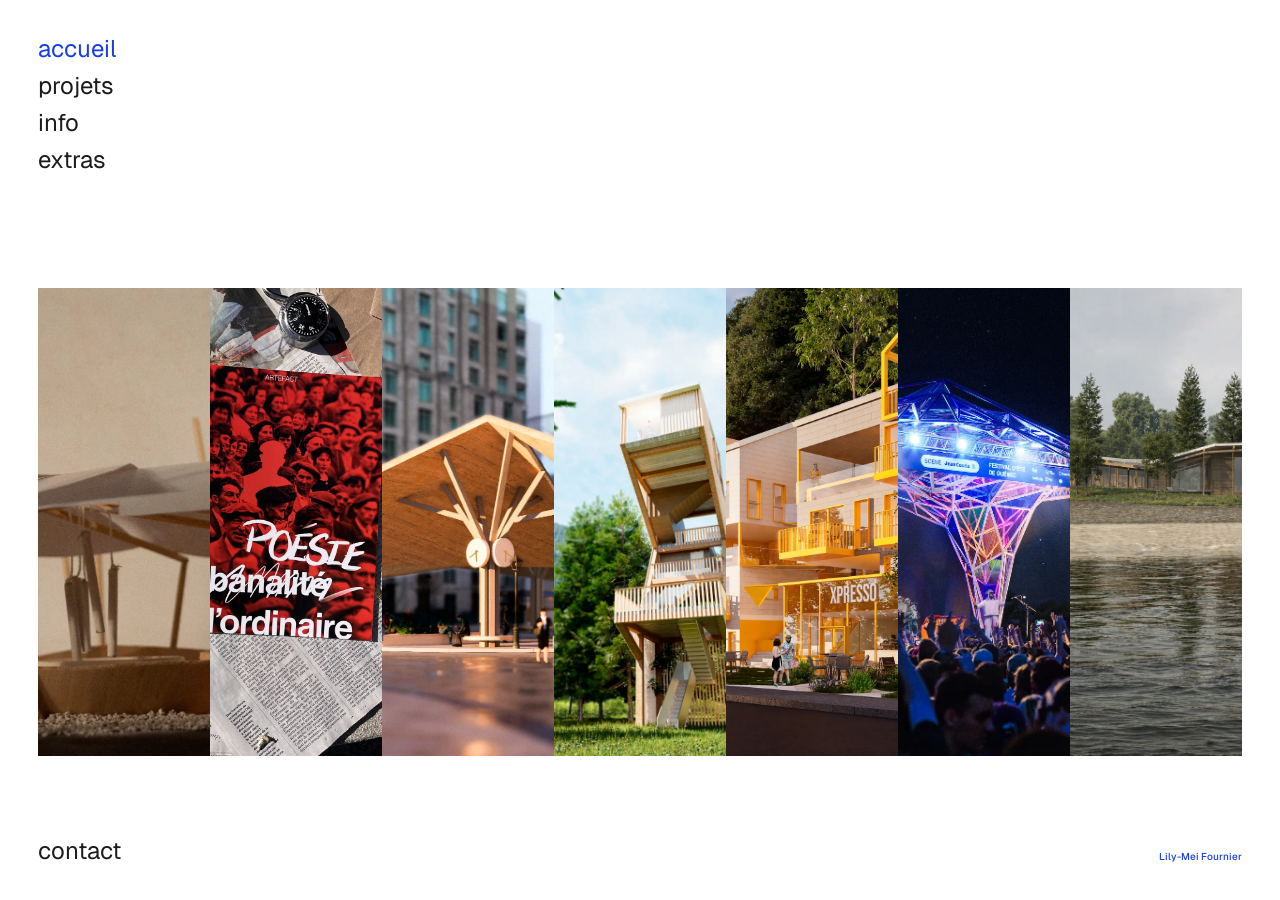
<file: index.html>
<!DOCTYPE html>
<html lang="fr">
<head>
<meta charset="utf-8">
<meta name="viewport" content="width=device-width, initial-scale=1">
<title>Lily-Mei Fournier — architecture</title>
<meta name="description" content="Portfolio d’architecture de Lily-Mei Fournier, étudiante à l’Université Laval.">
<meta property="og:type" content="website">
<meta property="og:title" content="Lily-Mei Fournier — architecture">
<meta property="og:description" content="Portfolio d’architecture de Lily-Mei Fournier, étudiante à l’Université Laval.">
<link rel="icon" href="data:image/svg+xml,%3Csvg xmlns='http://www.w3.org/2000/svg' viewBox='0 0 32 32'%3E%3Crect width='32' height='32' fill='%23f7f7f7'/%3E%3Ccircle cx='16' cy='16' r='5' fill='%23173eeb'/%3E%3C/svg%3E">
<link rel="preconnect" href="https://fonts.googleapis.com">
<link rel="preconnect" href="https://fonts.gstatic.com" crossorigin>
<link rel="stylesheet" href="https://fonts.googleapis.com/css2?family=Geist:ital,wght@0,300..600;1,300..600&display=swap">
<link rel="stylesheet" href="assets/css/style.css">
</head>
<body>

<div class="enveloppe">

  <nav class="chrome__nav" aria-label="Navigation principale"></nav>

  <main class="page">
    <h1 class="sr-only">Lily-Mei Fournier — portfolio d’architecture</h1>
    <div class="galerie" id="js-galerie"></div>
  </main>

  <footer class="chrome__pied">
    <div class="chrome__bas"></div>
    <div class="chrome__signature"></div>
  </footer>

</div>

<script src="data/site.js"></script>
<script src="data/projects.js"></script>
<script src="assets/js/app.js"></script>
</body>
</html>
</file>
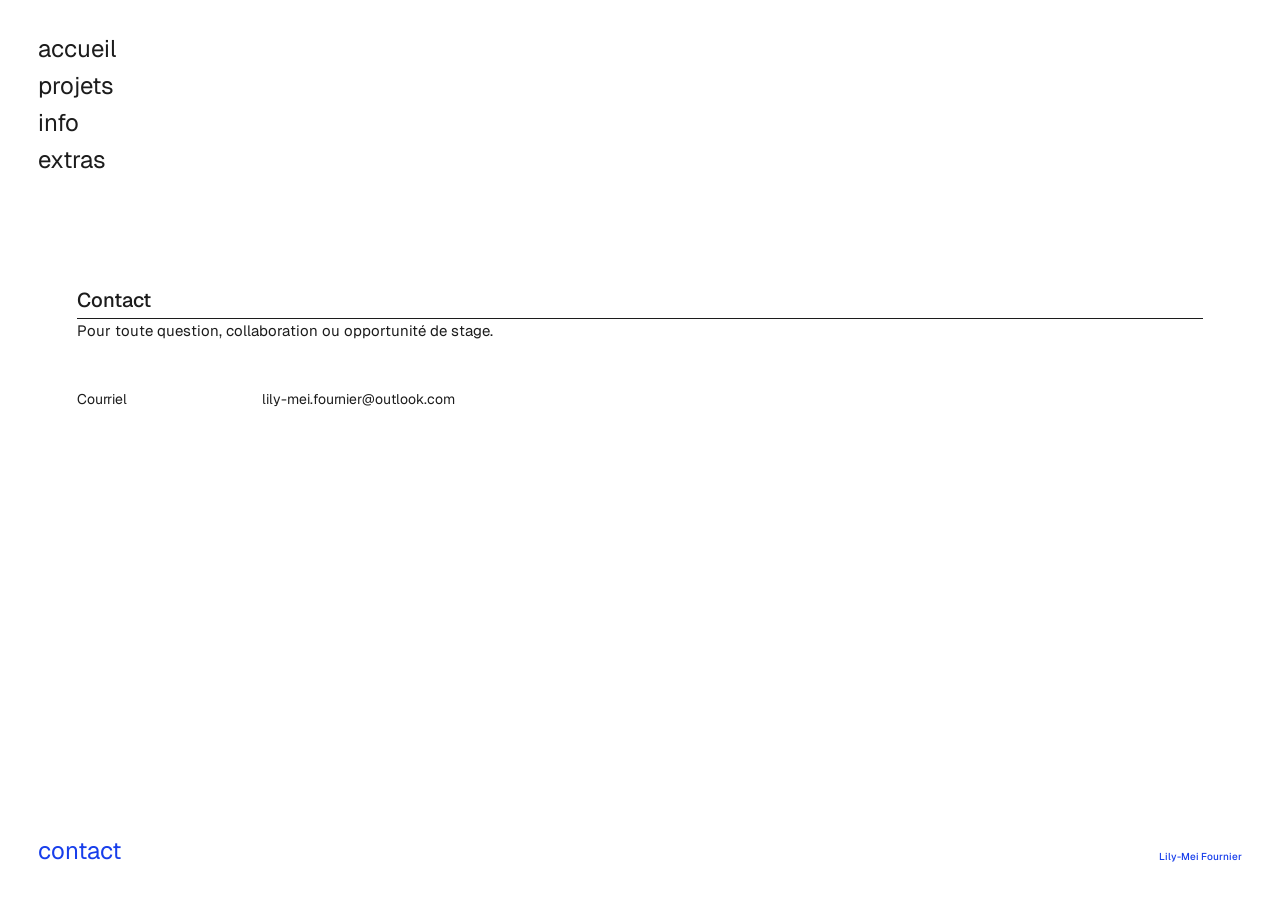
<file: contact.html>
<!DOCTYPE html>
<html lang="fr">
<head>
<meta charset="utf-8">
<meta name="viewport" content="width=device-width, initial-scale=1">
<title>Contact — Lily-Mei Fournier</title>
<meta name="description" content="Coordonnées de Lily-Mei Fournier.">
<meta property="og:type" content="website">
<meta property="og:title" content="Contact — Lily-Mei Fournier">
<meta property="og:description" content="Coordonnées de Lily-Mei Fournier.">
<link rel="icon" href="data:image/svg+xml,%3Csvg xmlns='http://www.w3.org/2000/svg' viewBox='0 0 32 32'%3E%3Crect width='32' height='32' fill='%23f7f7f7'/%3E%3Ccircle cx='16' cy='16' r='5' fill='%23173eeb'/%3E%3C/svg%3E">
<link rel="preconnect" href="https://fonts.googleapis.com">
<link rel="preconnect" href="https://fonts.gstatic.com" crossorigin>
<link rel="stylesheet" href="https://fonts.googleapis.com/css2?family=Geist:ital,wght@0,300..600;1,300..600&display=swap">
<link rel="stylesheet" href="assets/css/style.css">
</head>
<body>

<div class="enveloppe">

  <nav class="chrome__nav" aria-label="Navigation principale"></nav>

  <main class="page page--inset">
    <div id="js-contact"></div>
  </main>

  <footer class="chrome__pied">
    <div class="chrome__bas"></div>
    <div class="chrome__signature"></div>
  </footer>

</div>

<script src="data/site.js"></script>
<script src="assets/js/app.js"></script>
</body>
</html>
</file>
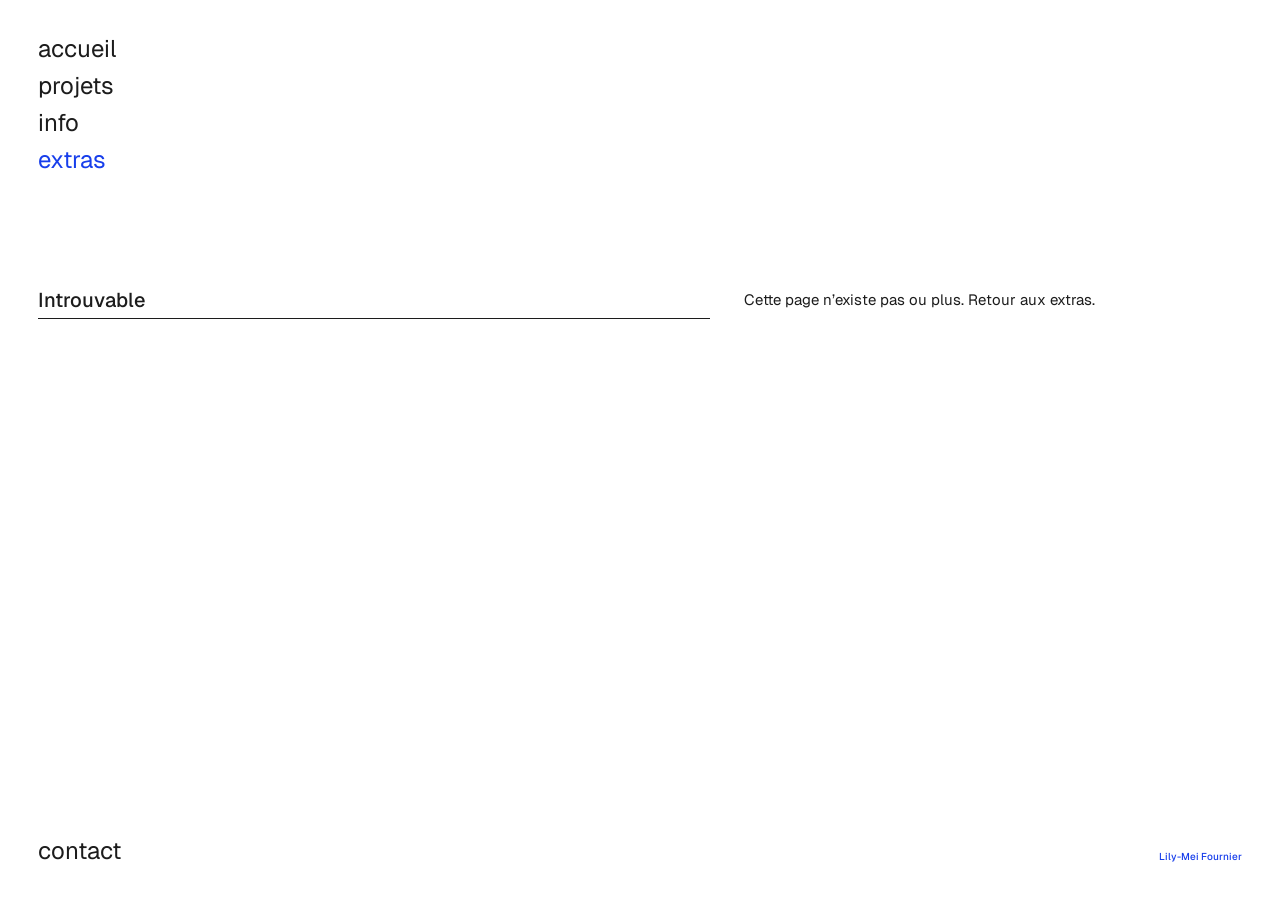
<file: extra.html>
<!DOCTYPE html>
<html lang="fr">
<head>
<meta charset="utf-8">
<meta name="viewport" content="width=device-width, initial-scale=1">
<title>Extra — Lily-Mei Fournier</title>
<meta name="description" content="Projet personnel de Lily-Mei Fournier.">
<meta property="og:type" content="website">
<meta property="og:title" content="Extra — Lily-Mei Fournier">
<meta property="og:description" content="Projet personnel de Lily-Mei Fournier.">
<link rel="icon" href="data:image/svg+xml,%3Csvg xmlns='http://www.w3.org/2000/svg' viewBox='0 0 32 32'%3E%3Crect width='32' height='32' fill='%23f7f7f7'/%3E%3Ccircle cx='16' cy='16' r='5' fill='%23173eeb'/%3E%3C/svg%3E">
<link rel="preconnect" href="https://fonts.googleapis.com">
<link rel="preconnect" href="https://fonts.gstatic.com" crossorigin>
<link rel="stylesheet" href="https://fonts.googleapis.com/css2?family=Geist:ital,wght@0,300..600;1,300..600&display=swap">
<link rel="stylesheet" href="assets/css/style.css">
</head>
<body>

<div class="enveloppe">

  <nav class="chrome__nav" aria-label="Navigation principale"></nav>

  <main class="page">
    <div class="duo" id="js-extra"></div>
  </main>

  <footer class="chrome__pied">
    <div class="chrome__bas"></div>
    <div class="chrome__signature"></div>
  </footer>

</div>

<script src="data/site.js"></script>
<script src="data/extras.js"></script>
<script src="assets/js/app.js"></script>
</body>
</html>
</file>
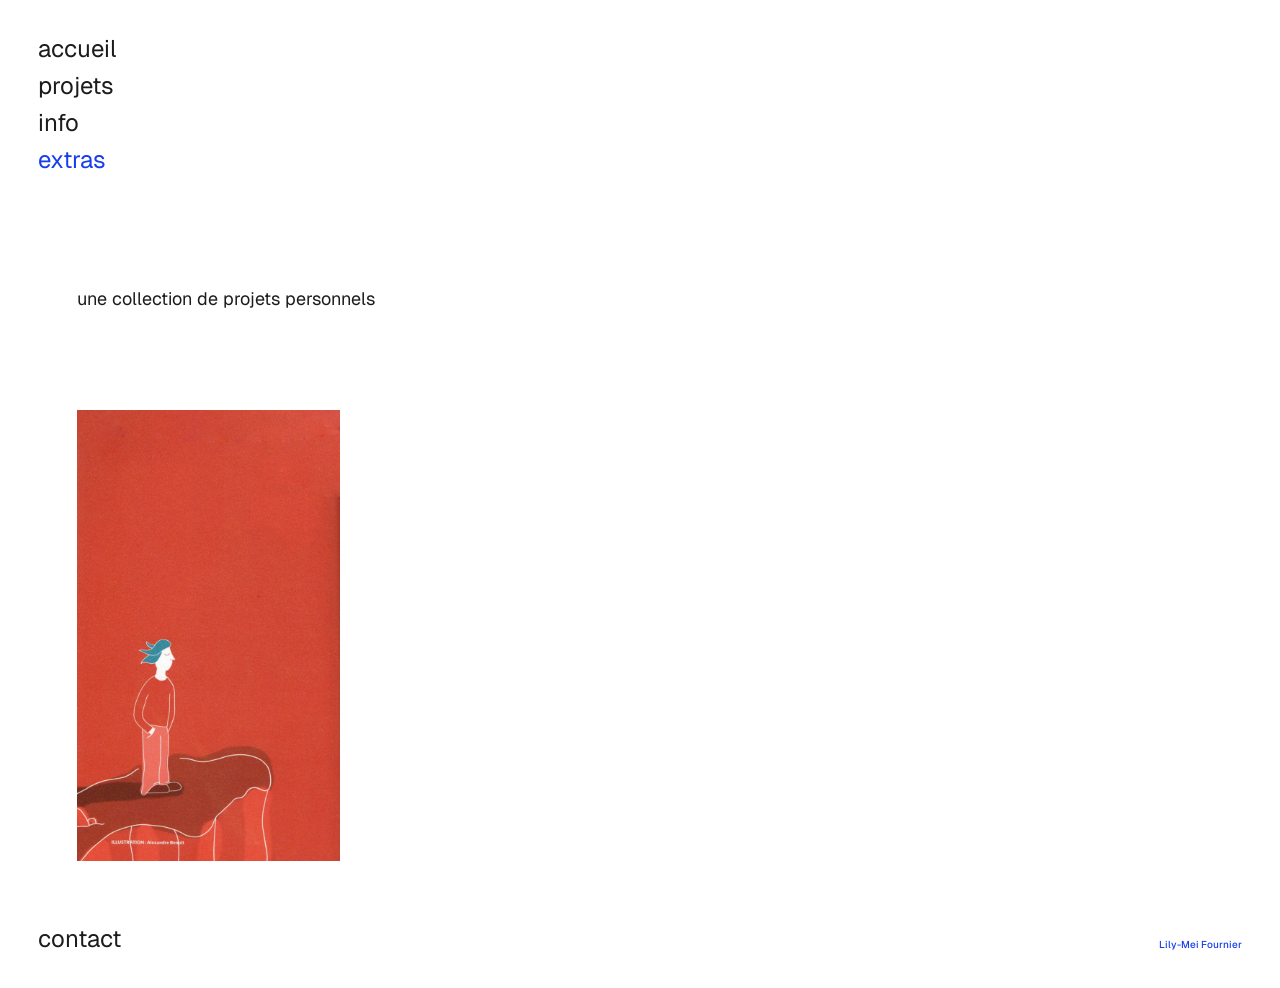
<file: extras.html>
<!DOCTYPE html>
<html lang="fr">
<head>
<meta charset="utf-8">
<meta name="viewport" content="width=device-width, initial-scale=1">
<title>Extras — Lily-Mei Fournier</title>
<meta name="description" content="Une collection de projets personnels : photographie, vidéo, expérimentations.">
<meta property="og:type" content="website">
<meta property="og:title" content="Extras — Lily-Mei Fournier">
<meta property="og:description" content="Une collection de projets personnels : photographie, vidéo, expérimentations.">
<link rel="icon" href="data:image/svg+xml,%3Csvg xmlns='http://www.w3.org/2000/svg' viewBox='0 0 32 32'%3E%3Crect width='32' height='32' fill='%23f7f7f7'/%3E%3Ccircle cx='16' cy='16' r='5' fill='%23173eeb'/%3E%3C/svg%3E">
<link rel="preconnect" href="https://fonts.googleapis.com">
<link rel="preconnect" href="https://fonts.gstatic.com" crossorigin>
<link rel="stylesheet" href="https://fonts.googleapis.com/css2?family=Geist:ital,wght@0,300..600;1,300..600&display=swap">
<link rel="stylesheet" href="assets/css/style.css">
</head>
<body>

<div class="enveloppe">

  <nav class="chrome__nav" aria-label="Navigation principale"></nav>

  <main class="page page--inset">
    <h1 class="sr-only">Extras</h1>
    <p class="extras__intro">une collection de projets personnels</p>
    <div class="mosaique" id="js-extras"></div>
  </main>

  <footer class="chrome__pied">
    <div class="chrome__bas"></div>
    <div class="chrome__signature"></div>
  </footer>

</div>

<script src="data/site.js"></script>
<script src="data/extras.js"></script>
<script src="assets/js/app.js"></script>
</body>
</html>
</file>
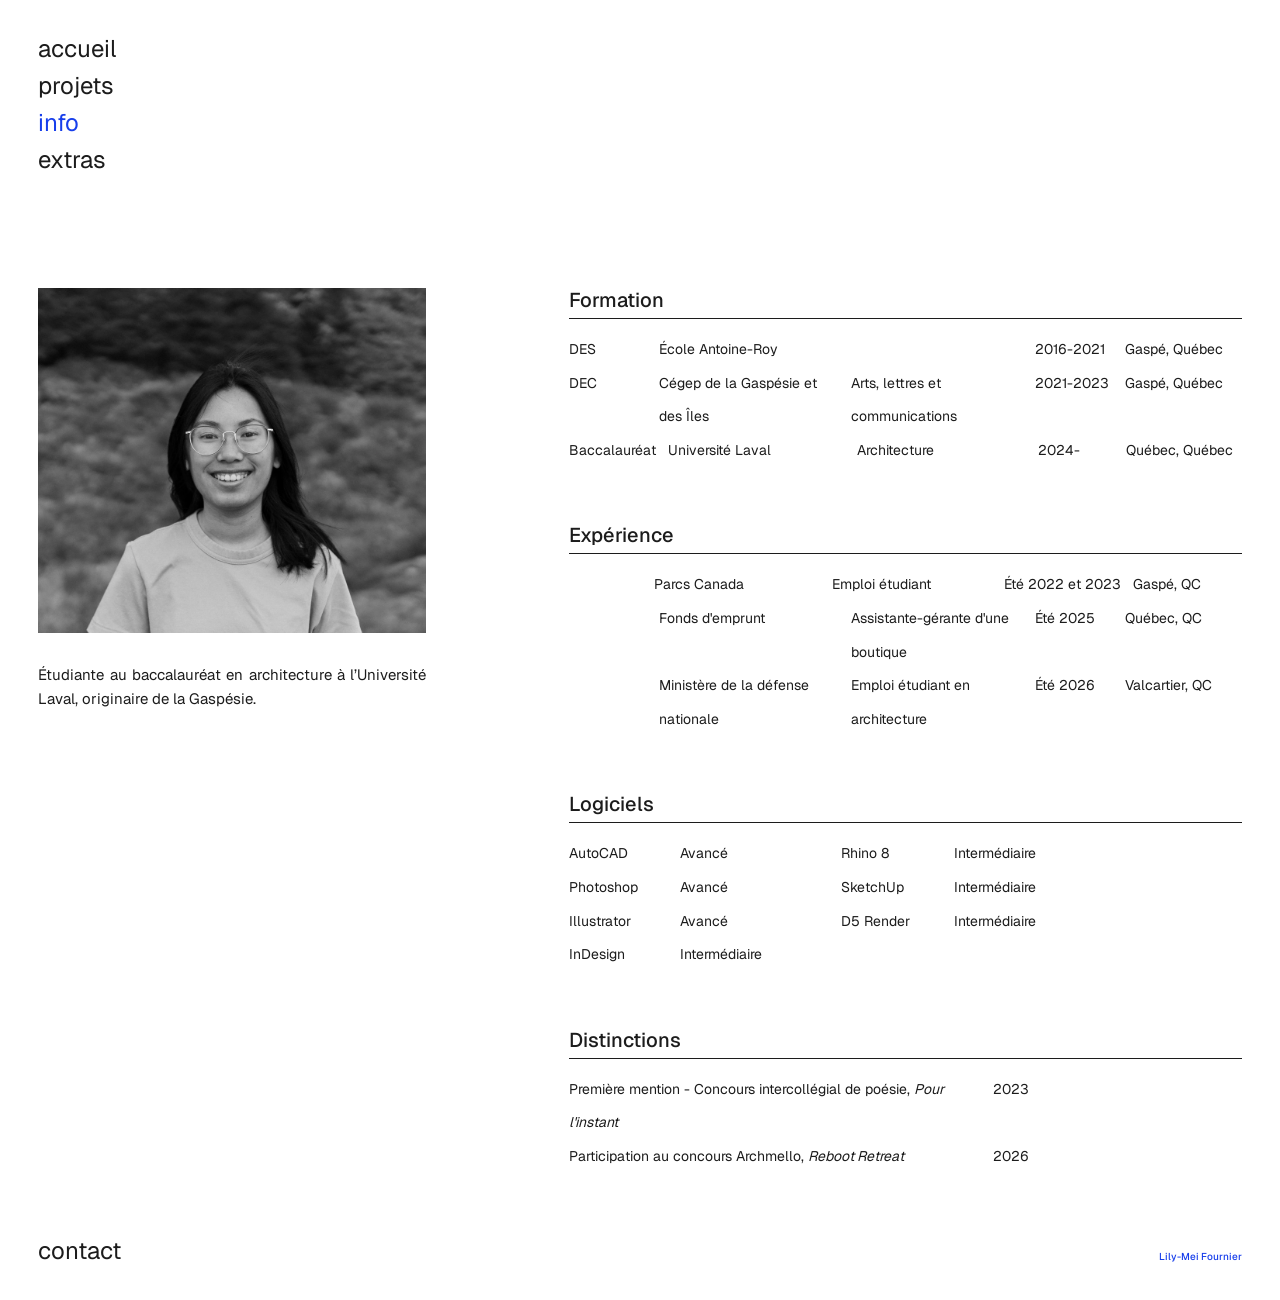
<file: info.html>
<!DOCTYPE html>
<html lang="fr">
<head>
<meta charset="utf-8">
<meta name="viewport" content="width=device-width, initial-scale=1">
<title>Info — Lily-Mei Fournier</title>
<meta name="description" content="Formation, expérience, logiciels et distinctions de Lily-Mei Fournier.">
<meta property="og:type" content="website">
<meta property="og:title" content="Info — Lily-Mei Fournier">
<meta property="og:description" content="Formation, expérience, logiciels et distinctions de Lily-Mei Fournier.">
<link rel="icon" href="data:image/svg+xml,%3Csvg xmlns='http://www.w3.org/2000/svg' viewBox='0 0 32 32'%3E%3Crect width='32' height='32' fill='%23f7f7f7'/%3E%3Ccircle cx='16' cy='16' r='5' fill='%23173eeb'/%3E%3C/svg%3E">
<link rel="preconnect" href="https://fonts.googleapis.com">
<link rel="preconnect" href="https://fonts.gstatic.com" crossorigin>
<link rel="stylesheet" href="https://fonts.googleapis.com/css2?family=Geist:ital,wght@0,300..600;1,300..600&display=swap">
<link rel="stylesheet" href="assets/css/style.css">
</head>
<body>

<div class="enveloppe">

  <nav class="chrome__nav" aria-label="Navigation principale"></nav>

  <main class="page page--info">
    <h1 class="sr-only">Info</h1>
    <div class="duo" id="js-info"></div>
  </main>

  <footer class="chrome__pied">
    <div class="chrome__bas"></div>
    <div class="chrome__signature"></div>
  </footer>

</div>

<script src="data/site.js"></script>
<script src="data/info.js"></script>
<script src="assets/js/app.js"></script>
</body>
</html>
</file>
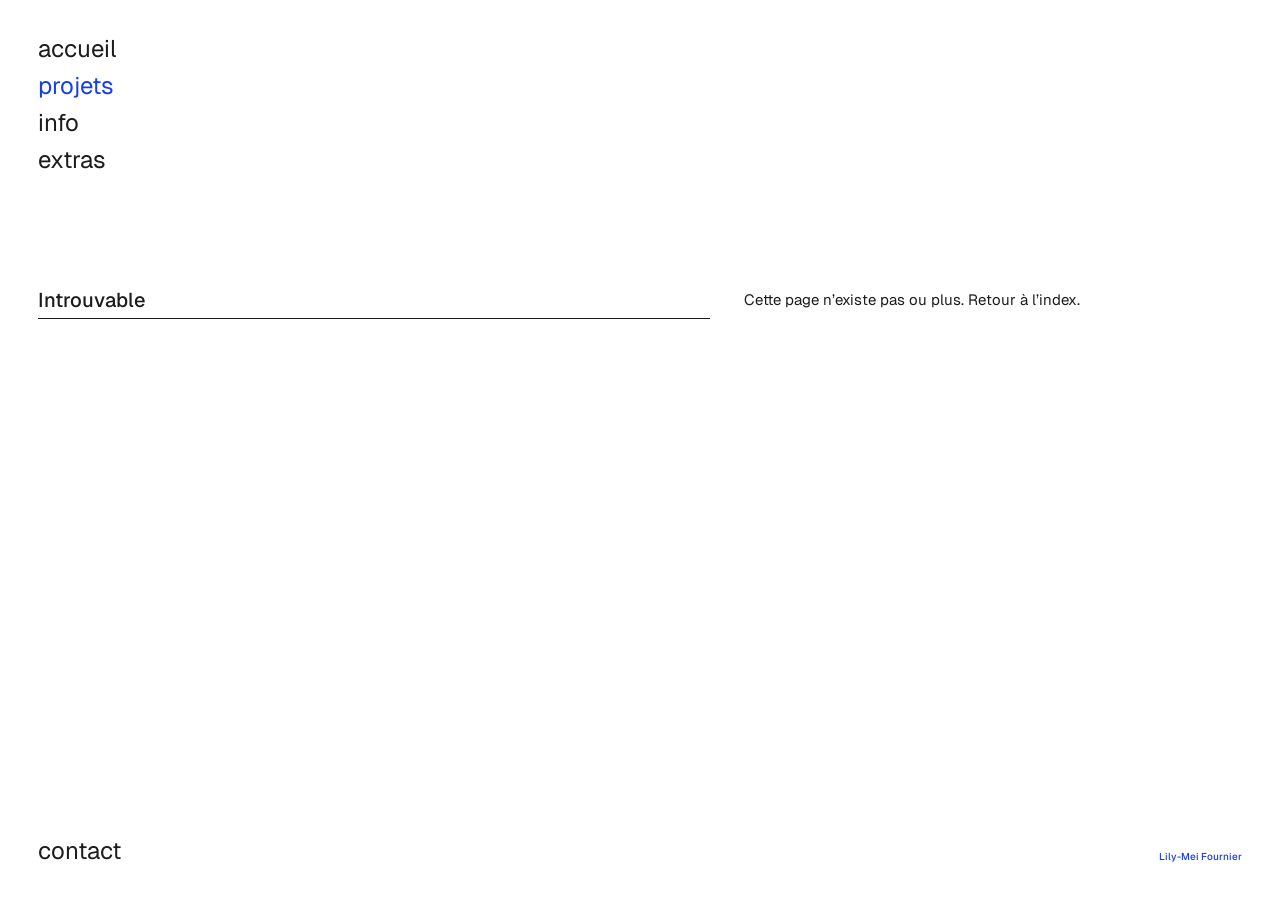
<file: projet.html>
<!DOCTYPE html>
<html lang="fr">
<head>
<meta charset="utf-8">
<meta name="viewport" content="width=device-width, initial-scale=1">
<title>Projet — Lily-Mei Fournier</title>
<meta name="description" content="Projet d’architecture de Lily-Mei Fournier.">
<meta property="og:type" content="website">
<meta property="og:title" content="Projet — Lily-Mei Fournier">
<meta property="og:description" content="Projet d’architecture de Lily-Mei Fournier.">
<link rel="icon" href="data:image/svg+xml,%3Csvg xmlns='http://www.w3.org/2000/svg' viewBox='0 0 32 32'%3E%3Crect width='32' height='32' fill='%23f7f7f7'/%3E%3Ccircle cx='16' cy='16' r='5' fill='%23173eeb'/%3E%3C/svg%3E">
<link rel="preconnect" href="https://fonts.googleapis.com">
<link rel="preconnect" href="https://fonts.gstatic.com" crossorigin>
<link rel="stylesheet" href="https://fonts.googleapis.com/css2?family=Geist:ital,wght@0,300..600;1,300..600&display=swap">
<link rel="stylesheet" href="assets/css/style.css">
</head>
<body>

<div class="enveloppe">

  <nav class="chrome__nav" aria-label="Navigation principale"></nav>

  <main class="page">
    <div class="duo" id="js-projet"></div>
  </main>

  <footer class="chrome__pied">
    <div class="chrome__bas"></div>
    <div class="chrome__signature"></div>
  </footer>

</div>

<script src="data/site.js"></script>
<script src="data/projects.js"></script>
<script src="assets/js/app.js"></script>
</body>
</html>
</file>
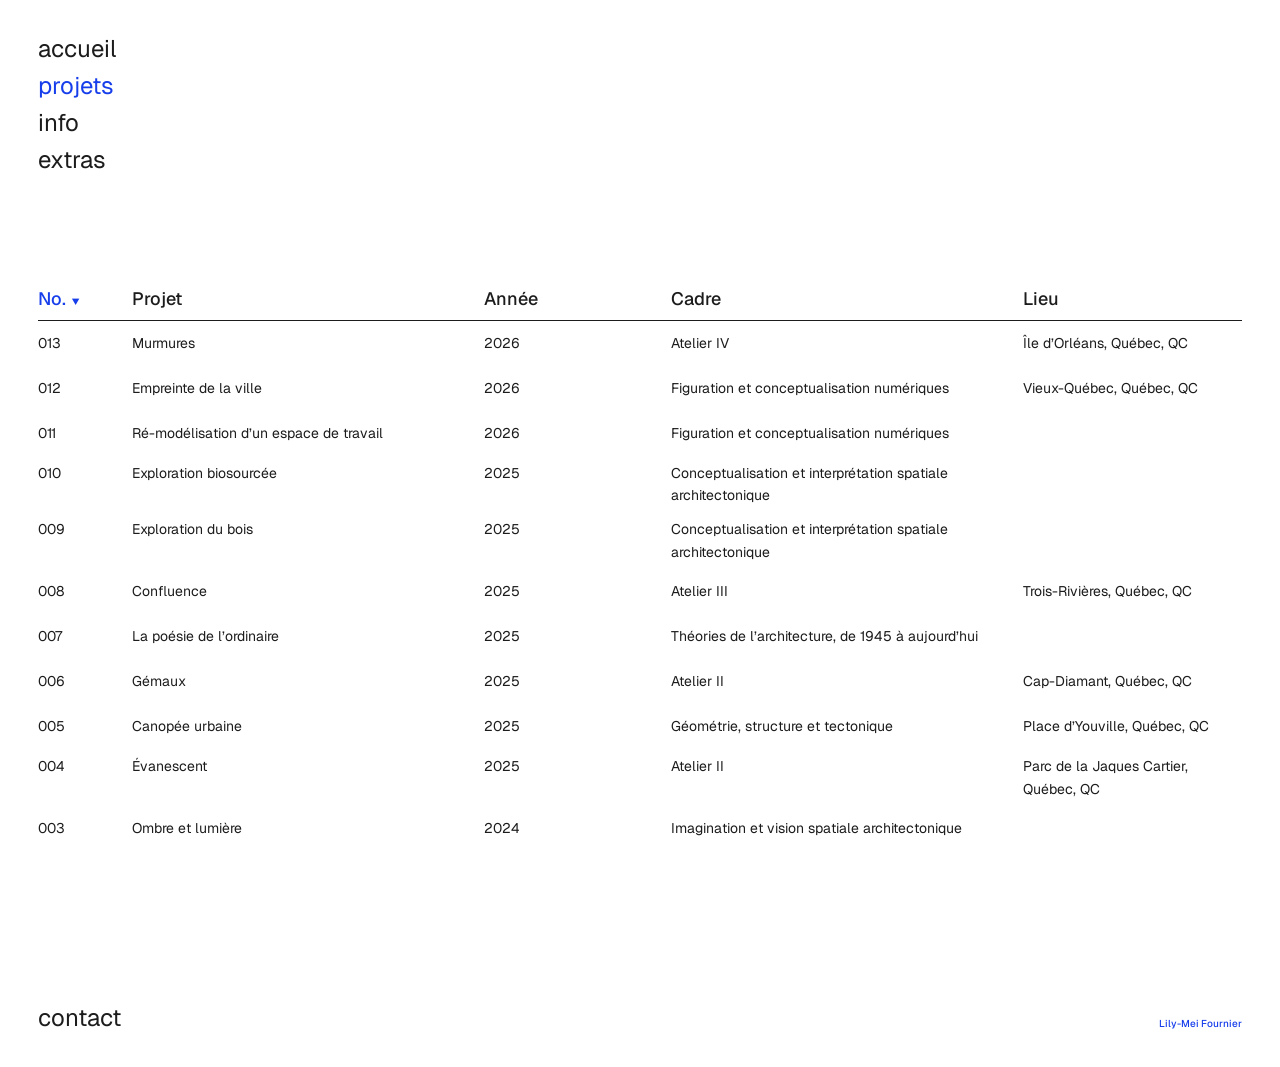
<file: projets.html>
<!DOCTYPE html>
<html lang="fr">
<head>
<meta charset="utf-8">
<meta name="viewport" content="width=device-width, initial-scale=1">
<title>Projets — Lily-Mei Fournier</title>
<meta name="description" content="Index des projets d’architecture de Lily-Mei Fournier.">
<meta property="og:type" content="website">
<meta property="og:title" content="Projets — Lily-Mei Fournier">
<meta property="og:description" content="Index des projets d’architecture de Lily-Mei Fournier.">
<link rel="icon" href="data:image/svg+xml,%3Csvg xmlns='http://www.w3.org/2000/svg' viewBox='0 0 32 32'%3E%3Crect width='32' height='32' fill='%23f7f7f7'/%3E%3Ccircle cx='16' cy='16' r='5' fill='%23173eeb'/%3E%3C/svg%3E">
<link rel="preconnect" href="https://fonts.googleapis.com">
<link rel="preconnect" href="https://fonts.gstatic.com" crossorigin>
<link rel="stylesheet" href="https://fonts.googleapis.com/css2?family=Geist:ital,wght@0,300..600;1,300..600&display=swap">
<link rel="stylesheet" href="assets/css/style.css">
</head>
<body>

<div class="enveloppe">

  <nav class="chrome__nav" aria-label="Navigation principale"></nav>

  <main class="page">
    <h1 class="sr-only">Projets</h1>
    <div class="index" id="js-index"></div>
  </main>

  <footer class="chrome__pied">
    <div class="chrome__bas"></div>
    <div class="chrome__signature"></div>
  </footer>

</div>

<script src="data/site.js"></script>
<script src="data/projects.js"></script>
<script src="assets/js/app.js"></script>
</body>
</html>
</file>
<file: assets/css/style.css>
/* ==========================================================================
   Lily-Mei Fournier — portfolio
   Feuille de styles unique.

   Sommaire
     1. Variables            — couleurs, typographie, mesures
     2. Base
     3. Enveloppe et chrome  — navigation, contact, signature
     4. Page                 — grilles communes
     5. Accueil              — galerie horizontale
     6. Projets              — index tabulaire triable
     7. Page projet
     8. Info
     9. Extras               — mosaïque à défilement continu
    10. Contact
    11. Responsive
   ========================================================================== */


/* ==========================================================================
   1. VARIABLES
   Tout se règle ici. Changer une valeur la propage à tout le site.
   ========================================================================== */

:root {

  /* --- Couleurs ------------------------------------------------------- */
  /* Blanc pur, choisi volontairement : beaucoup de plans ont un fond blanc,
     et un fond gris les ferait apparaître comme des vignettes encadrées.
     Le mockup prévoyait #f7f7f7 — le remettre ici suffit à revenir en arrière. */
  --fond:          #ffffff;
  --texte:         #1c1c1c;   /* presque noir, jamais noir pur */
  --accent:        #173eeb;   /* actif, survol, lien, page courante */

  /* Gris de repos, utilisé seulement pour les filets et les états faibles. */
  --tenu:          rgba(28, 28, 28, 0.45);
  --filet-pale:    rgba(28, 28, 28, 0.12);

  /* Quatrième couleur présente sur la planche mais volontairement
     inutilisée. Décommenter seulement si tu décides de t'en servir.
     --accent-secondaire: #90cf36;                                        */

  /* --- Typographie ---------------------------------------------------- */
  /* Geist : grotesque géométrique, proche de la neutralité d'un SF Pro
     sans être l'Inter que tout le monde utilise. Axe variable 300–600,
     vraie italique. Pour en changer, remplacer ce nom ici ET le lien
     Google Fonts en tête de chaque page HTML. */
  --police: "Geist", ui-sans-serif, system-ui, -apple-system,
            "Segoe UI", Roboto, Helvetica, Arial, sans-serif;

  --t-menu:      24px;   /* navigation                        regular */
  --t-titre:     20px;   /* titre de page / de section        medium  */
  --t-index:     18px;   /* en-tête d'index, légende accueil  medium  */
  --t-corps:     14px;   /* index, méta, données tabulaires   regular */
  --t-prose:     15px;   /* paragraphes suivis                regular */
  --t-legende:   10px;   /* légende sous image                light italic */

  --poids-normal: 400;
  --poids-medium: 500;

  /* Interlignes. Le mockup est à ~1.2 : conservé pour les blocs courts.
     Les paragraphes montent à 1.6, illisibles autrement en justifié. */
  --interligne-serre: 1.2;
  --interligne-menu:  34px;  /* pas exact du menu dans le mockup */
  --interligne-corps: 1.6;
  --interligne-rang:  2.4;   /* lignes de méta et de données */

  /* --- Mesures ---------------------------------------------------------
     Le mockup est dessiné sur 1920 px de large avec 36 px de marge.
     Sur le web on plafonne la colonne de contenu : au-delà d'environ
     1600 px, une ligne de texte devient trop longue et la page se vide
     par le milieu. La marge, elle, respire avec la fenêtre.            */
  --contenu-max:  1600px;
  --marge:        clamp(20px, 3vw, 48px);
  --gouttiere:    34px;   /* entre les deux colonnes */
  --inset:        clamp(0px, 3vw, 56px);   /* retrait : extras et contact */
  --haut-contenu: clamp(96px, 12vh, 140px);

  /* Hauteur de la bande d'accueil : liée à la fenêtre plutôt que figée,
     pour qu'elle tienne à l'écran sur un portable comme sur un 27 pouces. */
  --bande-hauteur: min(52vh, 560px);

  --rang-index:    45px;  /* pas vertical de l'index projets */

  /* --- Mouvement ------------------------------------------------------- */
  --transition: 420ms cubic-bezier(0.22, 0.61, 0.36, 1);
  --transition-courte: 200ms cubic-bezier(0.22, 0.61, 0.36, 1);

  --filet: 1px solid var(--texte);
}


/* ==========================================================================
   2. BASE
   ========================================================================== */

*, *::before, *::after { box-sizing: border-box; }

html { -webkit-text-size-adjust: 100%; }

body {
  margin: 0;
  background: var(--fond);
  color: var(--texte);
  font-family: var(--police);
  font-size: var(--t-corps);
  font-weight: var(--poids-normal);
  line-height: var(--interligne-corps);
  -webkit-font-smoothing: antialiased;
}

img {
  display: block;
  max-width: 100%;
  height: auto;
  background: rgba(0, 0, 0, 0.04);   /* réserve visuelle pendant le chargement */
}

a { color: inherit; text-decoration: none; }

a:focus-visible,
button:focus-visible,
[tabindex]:focus-visible {
  outline: 2px solid var(--accent);
  outline-offset: 3px;
}

h1, h2, h3, p, figure, ul, ol, dl, dd { margin: 0; padding: 0; }
ul, ol { list-style: none; }

button {
  font: inherit; color: inherit;
  background: none; border: 0; padding: 0;
  cursor: pointer;
}

/* Accessible mais invisible. */
.sr-only {
  position: absolute; width: 1px; height: 1px;
  padding: 0; margin: -1px; overflow: hidden;
  clip-path: inset(50%); white-space: nowrap;
}


/* ==========================================================================
   3. ENVELOPPE ET CHROME
   La navigation fait partie du flux : elle défile avec la page.
   Aucun bandeau opaque ne passe donc jamais par-dessus les images.
   ========================================================================== */

.enveloppe {
  max-width: var(--contenu-max);
  margin-inline: auto;
  padding-inline: var(--marge);
  min-height: 100vh;
  display: flex;
  flex-direction: column;
}

.chrome__nav { padding-top: 32px; }
.chrome__nav li { line-height: var(--interligne-menu); }

.chrome__nav a,
.chrome__bas a {
  font-size: var(--t-menu);
  font-weight: var(--poids-normal);
  line-height: var(--interligne-menu);
  transition: color var(--transition-courte);
}

.chrome__nav a:hover,
.chrome__bas a:hover,
.chrome__nav a[aria-current="page"],
.chrome__bas a[aria-current="page"] { color: var(--accent); }

/* Doublon de « contact » réservé au mobile (voir app.js). */
.chrome__mobile { display: none; }

/* Pied : contact à gauche, signature à droite, sur la même ligne de base.
   « margin-top: auto » le colle en bas de fenêtre quand la page est courte,
   exactement comme sur le mockup, sans rien figer. */
.chrome__pied {
  margin-top: auto;
  padding: 60px 0 32px;
  display: flex;
  align-items: flex-end;
  justify-content: space-between;
  gap: 24px;
}

.chrome__signature {
  font-size: var(--t-legende);
  font-weight: var(--poids-medium);
  line-height: 1.4;
  color: var(--accent);
  padding-bottom: 4px;
}


/* ==========================================================================
   4. PAGE
   ========================================================================== */

.page { padding-top: var(--haut-contenu); }

/* Pages dont le contenu est en retrait supplémentaire (info, extras). */
.page--inset { padding-inline: var(--inset); }

/* Grille à deux colonnes : visuel à gauche, texte à droite.
   Le visuel prend nettement plus de place que le texte. */
.duo {
  display: grid;
  grid-template-columns: 1.35fr 1fr;
  gap: var(--gouttiere);
  align-items: start;
}

/* Titre de section souligné d'un filet, motif récurrent du mockup. */
.filet-titre,
.titre-bloc {
  font-size: var(--t-titre);
  font-weight: var(--poids-medium);
  line-height: var(--interligne-serre);
  padding-bottom: 6px;
  border-bottom: var(--filet);
}

.titre-bloc h1 { font: inherit; }

/* Sous-titre facultatif, sous le titre du projet et au-dessus du filet. */
.sous-titre {
  font-size: var(--t-corps);
  font-weight: var(--poids-medium);
  line-height: var(--interligne-serre);
  margin-top: 6px;
  color: var(--tenu);
}

.legende {
  font-size: var(--t-legende);
  font-weight: 300;
  font-style: italic;
  line-height: 1.4;
  text-align: right;
  margin-top: 6px;
}

/* Paragraphes suivis : mesure courte, justification et césures. */
.prose {
  font-size: var(--t-prose);
  text-align: justify;
  hyphens: auto;
}
.prose p + p { margin-top: 1.4em; }


/* ==========================================================================
   5. ACCUEIL — galerie horizontale
   ========================================================================== */

.galerie {
  display: flex;
  height: var(--bande-hauteur);
  width: 100%;
}

.galerie__item {
  flex: 1 1 0;                          /* au repos : parts égales */
  min-width: 0;
  position: relative;
  display: block;
  transition: flex-basis var(--transition), flex-grow var(--transition);
  container-type: inline-size;          /* pilote l'affichage de la légende */
}

/* L'image visée s'étend jusqu'au carré : sa largeur devient égale à la
   hauteur de la bande. Les autres gardent « flex: 1 1 0 » et se partagent
   à parts égales ce qui reste.
   Le sélecteur descend de .galerie:hover pour l'emporter sur la règle de
   repos, question de spécificité.
   « :focus-within » ouvre le même comportement au clavier — sans lui, la
   galerie serait inutilisable sans souris. */
.galerie:hover .galerie__item:hover,
.galerie .galerie__item:focus-within {
  flex: 0 0 min(var(--bande-hauteur), 55%);
}

.galerie__image {
  width: 100%;
  height: var(--bande-hauteur);
  object-fit: cover;
}

.galerie__legende {
  font-size: var(--t-index);
  font-weight: var(--poids-normal);
  line-height: var(--interligne-serre);
  margin-top: 8px;
  opacity: 0;
  transition: opacity var(--transition-courte), color var(--transition-courte);
}

/* La légende n'apparaît que si la vignette est assez large pour la porter —
   exactement le seuil observé dans le mockup. */
@container (min-width: 200px) {
  .galerie__legende { opacity: 1; }
}

.galerie__item:hover .galerie__legende,
.galerie__item:focus-within .galerie__legende { color: var(--accent); }

.galerie__annee { display: block; }


/* ==========================================================================
   6. PROJETS — index tabulaire triable
   ========================================================================== */

.index { width: 100%; }

.index__ligne {
  display: grid;
  grid-template-columns: 144fr 540fr 288fr 540fr 336fr;
  align-items: baseline;
}

.index__entete {
  font-size: var(--t-index);
  font-weight: var(--poids-medium);
  line-height: var(--interligne-serre);
  padding-bottom: 10px;
  border-bottom: var(--filet);
}

/* En-têtes cliquables : No. et Année. Les autres restent du texte. */
.index__tri {
  display: inline-flex;
  align-items: baseline;
  gap: 6px;
  transition: color var(--transition-courte);
}
.index__tri:hover { color: var(--accent); }
.index__tri[data-actif="true"] { color: var(--accent); }

/* Flèche d'ordre : discrète au survol, franche sur la colonne active. */
.index__fleche {
  font-size: 9px;
  line-height: 1;
  opacity: 0;
  transition: opacity var(--transition-courte), transform var(--transition-courte);
}
.index__tri:hover .index__fleche      { opacity: 0.4; }
.index__tri[data-actif="true"] .index__fleche { opacity: 1; }
.index__tri[data-sens="asc"] .index__fleche   { transform: rotate(180deg); }

a.index__ligne {
  min-height: var(--rang-index);
  align-content: center;
  transition: color var(--transition-courte);
}

a.index__ligne:hover { color: var(--accent); }

.index__corps a.index__ligne > span { padding: 6px 12px 6px 0; }


/* ==========================================================================
   7. PAGE PROJET
   ========================================================================== */

/* Grille de douze colonnes. Chaque image y déclare sa largeur et sa
   position (voir « taille » et « position » dans les données), ce qui
   donne un rythme libre plutôt qu'un alignement de vignettes.
   L'écart vertical est large : c'est lui qui fait respirer la séquence. */
.projet__visuels {
  display: grid;
  grid-template-columns: repeat(12, minmax(0, 1fr));
  column-gap: 26px;
  row-gap: 90px;
  align-items: start;
}

.projet__visuels figure { grid-column: span 12; min-width: 0; }

/* Garde-fou : ces images sont montrées en entier, jamais recadrées.
   Si une proportion erronée se glissait dans les données, l'image serait
   au pire cadrée dans le vide, jamais écrasée. */
.projet__visuels img { object-fit: contain; width: 100%; }

/* L'image est un bouton, mais ne doit rien en montrer. */
.zoom {
  display: block;
  width: 100%;
  cursor: zoom-in;
}

/* Boucle vidéo silencieuse, remplaçant un GIF. */
.video-boucle { display: block; width: 100%; }

/* Vidéo : rien n'est chargé de YouTube tant qu'on n'a pas cliqué. Au repos
   ce n'est qu'une image avec un bouton de lecture dessiné en CSS. */
.video__declencheur {
  display: block;
  position: relative;
  width: 100%;
  cursor: pointer;
}

.video__bouton {
  position: absolute;
  top: 50%; left: 50%;
  width: 64px; height: 64px;
  margin: -32px 0 0 -32px;
  border-radius: 50%;
  background: color-mix(in srgb, var(--fond) 88%, transparent);
  transition: background var(--transition-courte);
}

/* Triangle de lecture, dessiné sans image. */
.video__bouton::after {
  content: "";
  position: absolute;
  top: 50%; left: 54%;
  width: 0; height: 0;
  margin: -10px 0 0 -6px;
  border-style: solid;
  border-width: 10px 0 10px 16px;
  border-color: transparent transparent transparent var(--texte);
}

.video__declencheur:hover .video__bouton { background: var(--fond); }
.video__declencheur:hover .video__bouton::after { border-left-color: var(--accent); }

.video__cadre {
  display: block;
  width: 100%;
  aspect-ratio: 16 / 9;
  border: 0;
}

/* Une seule grille pour toutes les lignes de méta : c'est la seule façon
   de garantir que « Cap-Diamant » et « Supervisé par… » tombent sur la
   même verticale. Deux grilles séparées avec un nombre de colonnes
   différent décalent les gouttières et désalignent les colonnes. */
.projet__meta {
  display: grid;
  grid-template-columns:
    minmax(0, 340fr)             /* assez large pour un nom de cours */
    minmax(min-content, 340fr)   /* le lieu doit tenir sur une seule ligne */
    minmax(min-content, 140fr);  /* la date est courte */
  gap: 0 12px;
  margin-top: 20px;
  line-height: var(--interligne-rang);
}

.projet__meta > .principale { font-weight: var(--poids-medium); }

/* Valeur longue (superviseur, collaborateurs) : occupe le reste de la ligne. */
.projet__meta > .large { grid-column: 2 / -1; }

/* La contribution personnelle est une phrase, pas une étiquette : elle
   doit pouvoir courir sur plusieurs lignes sans l'interligne aéré des
   lignes de méta. */
.projet__meta > .phrase {
  grid-column: 2 / -1;
  line-height: var(--interligne-corps);
  padding: 8px 0;
}

.projet__texte { max-width: 380px; margin-top: 34px; }

.projet__concept { font-weight: var(--poids-medium); }

.projet__retour {
  display: inline-block;
  margin-top: 48px;
  transition: color var(--transition-courte);
}
.projet__retour:hover { color: var(--accent); }

/* Ligne cliquable pour télécharger un fichier joint (un PDF, par ex.) */
.telechargement {
  display: flex;
  align-items: baseline;
  justify-content: space-between;
  gap: 12px;
  margin-top: 34px;
  padding: 14px 0;
  border-top: var(--filet);
  border-bottom: var(--filet);
  transition: color var(--transition-courte);
}
.telechargement:hover { color: var(--accent); }

.telechargement__label::after {
  content: "↓";
  display: inline-block;
  margin-left: 8px;
  transition: transform var(--transition-courte);
}
.telechargement:hover .telechargement__label::after { transform: translateY(2px); }

.telechargement__taille { color: var(--tenu); font-size: var(--t-legende); white-space: nowrap; }


/* ==========================================================================
   8. INFO
   ========================================================================== */

/* La page Info renverse la proportion du gabarit projet : ici la colonne
   de droite porte cinq colonnes de données, pas du texte suivi. Elle a
   donc besoin de plus de place que la photo, et d'aucun retrait latéral —
   c'est ce retrait qui provoquait les retours à la ligne. */
.page--info .duo { grid-template-columns: minmax(0, 0.85fr) minmax(0, 1.15fr); }

.info__portrait { max-width: 388px; }

.info__bio { max-width: 388px; margin-top: 30px; }

.info__section + .info__section { margin-top: 56px; }

.info__lignes { margin-top: 14px; line-height: var(--interligne-rang); }

.info__ligne { display: grid; gap: 0 12px; }

/* Formation et Expérience partagent exactement la même grille : c'est ce
   qui fait tomber les dates sous les dates et les lieux sous les lieux
   d'une section à l'autre. Expérience laisse simplement sa première
   cellule vide, là où Formation porte le type de diplôme.

   « minmax(min-content, …) » plutôt que « minmax(0, …) » : sans ce
   plancher, une cellule en nowrap déborde sur sa voisine et l'on obtient
   « 2016-2021Gaspé, Québec ». */
.info__ligne--formation {
  grid-template-columns:
    minmax(min-content, 100fr)   /* type de formation (vide en expérience) */
    minmax(min-content, 230fr)   /* institution / employeur */
    minmax(min-content, 220fr)   /* domaine / type d'emploi */
    minmax(min-content, 100fr)   /* date */
    minmax(min-content, 150fr);  /* lieu */
}

.info__ligne--logiciels {
  grid-template-columns:
    minmax(min-content, 144fr) minmax(min-content, 216fr)
    minmax(min-content, 146fr) minmax(0, 418fr);
}

.info__ligne--distinctions {
  grid-template-columns: minmax(0, 576fr) minmax(min-content, 348fr);
}

/* Dates et niveaux sont courts : les couper en deux lignes
   (« 2016- » / « 2021 ») serait une faute. */
.info__ligne--formation    > span:nth-child(4),
.info__ligne--formation    > span:nth-child(5),
.info__ligne--logiciels    > span:nth-child(2),
.info__ligne--logiciels    > span:nth-child(4),
.info__ligne--distinctions > span:nth-child(2) { white-space: nowrap; }


/* ==========================================================================
   9. EXTRAS — mosaïque à défilement continu
   Les colonnes sont construites en JavaScript plutôt qu'avec « columns »
   CSS : une colonne CSS se rééquilibre à chaque ajout, ce qui ferait
   sauter toute la mosaïque à chaque chargement de vignettes.
   ========================================================================== */

.extras__intro {
  font-size: var(--t-index);
  font-weight: var(--poids-normal);
  line-height: var(--interligne-serre);
  margin-bottom: 100px;
}

.mosaique { display: grid; gap: 24px; align-items: start; }

.mosaique__col { display: grid; gap: 16px; align-content: start; }

.mosaique__item { display: block; position: relative; }

.mosaique__cadre { display: block; position: relative; overflow: hidden; }

.mosaique__image { width: 100%; height: 100%; object-fit: cover; }

/* Voile clair + titre centré au survol. */
.mosaique__voile {
  position: absolute;
  inset: 0;
  display: grid;
  place-items: center;
  padding: 16px;
  text-align: center;
  font-size: var(--t-index);
  line-height: var(--interligne-serre);
  color: var(--texte);
  background: color-mix(in srgb, var(--fond) 82%, transparent);
  opacity: 0;
  transition: opacity var(--transition-courte);
}

.mosaique__item:hover .mosaique__voile,
.mosaique__item:focus-visible .mosaique__voile { opacity: 1; }

/* Repère de fin de lot : déclenche le chargement du lot suivant. */
.mosaique__sentinelle { height: 1px; }

.mosaique__fin {
  margin-top: 60px;
  text-align: center;
  color: var(--tenu);
}


/* ==========================================================================
   8b. APPARITION
   Le contenu se pose en fondu au lieu d'apparaître d'un coup — voir
   reveler() dans app.js. L'effet est entièrement piloté par l'API Web
   Animations et du style en ligne, sans aucune règle ici : une transition
   CSS déclenchée par une classe se réglerait par la propriété raccourcie
   « transition », qu'une règle plus spécifique portant sur le même
   élément (couleur au survol, agrandissement au survol...) pourrait
   écraser entièrement — c'est exactement ce qui rendait l'index des
   projets silencieux. L'état masqué n'est posé qu'en JavaScript : si le
   script ne s'exécute pas, tout reste simplement visible.
   ========================================================================== */


/* ==========================================================================
   8c. CURSEUR
   Remplace la flèche système par un point de la couleur d'accent — voir
   curseurPersonnalise() dans app.js.

   Deux éléments imbriqués, pour deux raisons de bouger différentes :
     .curseur        se déplace au pixel près, sans transition — un curseur
                      qui traîne derrière la souris se sentirait cassé.
     .curseur__point grossit avec une transition douce au survol d'un
                      élément cliquable — c'est le seul mouvement qui doit
                      être adouci.
   Mélanger les deux dans une seule transition aurait fait « rattraper »
   la position à chaque déplacement, au lieu de suivre la souris pile.

   Seulement sur les appareils à pointeur précis (une vraie souris) : au
   doigt, rien ne remplace le doigt. Si le script ne s'exécute pas, la
   classe qui masque le curseur système n'est jamais posée — la flèche
   normale reste affichée, aucun risque de souris invisible.
   ========================================================================== */

html.curseur-actif,
html.curseur-actif a,
html.curseur-actif button { cursor: none; }

.curseur {
  position: fixed;
  top: 0;
  left: 0;
  width: 0;
  height: 0;
  pointer-events: none;
  z-index: 1000;
  opacity: 0;
  transition: opacity 200ms;
}

.curseur--visible { opacity: 1; }

.curseur__point {
  position: absolute;
  top: 0;
  left: 0;
  width: 10px;
  height: 10px;
  margin: -5px 0 0 -5px;
  border-radius: 50%;
  background: var(--accent);
  transition: transform 200ms cubic-bezier(0.22, 0.61, 0.36, 1);
}

.curseur--survol .curseur__point { transform: scale(1.8); }


/* ==========================================================================
   9a. VISIONNEUSE
   Fond de la couleur du site plutôt qu'un voile noir : l'agrandissement
   doit se lire comme la même page, pas comme une galerie photo.
   ========================================================================== */

.loupe {
  position: fixed;
  inset: 0;
  z-index: 100;
  display: none;
  place-items: center;
  padding: 56px;
  background: color-mix(in srgb, var(--fond) 97%, transparent);
}

.loupe[data-ouvert] { display: grid; }

.loupe__scene {
  display: grid;
  place-items: center;
  gap: 10px;
  max-width: 100%;
  max-height: 100%;
}

.loupe__scene img {
  max-width: min(1600px, 92vw);
  max-height: 84vh;
  width: auto;
  object-fit: contain;
  cursor: zoom-out;
}

.loupe__legende { text-align: center; }
.loupe__legende[hidden] { display: none; }

.loupe__fermer,
.loupe__prec,
.loupe__suiv {
  position: absolute;
  display: grid;
  place-items: center;
  width: 44px;
  height: 44px;
  line-height: 1;
  color: var(--texte);
  transition: color var(--transition-courte);
}

.loupe__fermer:hover,
.loupe__prec:hover,
.loupe__suiv:hover { color: var(--accent); }

.loupe__fermer { top: 16px; right: 16px; font-size: 17px; }
.loupe__prec   { left: 12px;  top: 50%; margin-top: -22px; font-size: 34px; }
.loupe__suiv   { right: 12px; top: 50%; margin-top: -22px; font-size: 34px; }

.loupe__prec[hidden], .loupe__suiv[hidden] { display: none; }


/* ==========================================================================
   9b. RETOUR EN HAUT
   Flèche discrète en bas à droite, alignée sur le bord de la colonne de
   contenu et non sur le bord de la fenêtre. Elle n'apparaît qu'une fois
   la page défilée, et s'efface à l'approche du pied pour ne jamais
   chevaucher la signature.
   ========================================================================== */

.haut {
  position: fixed;
  bottom: 32px;
  right: max(var(--marge), calc((100vw - var(--contenu-max)) / 2 + var(--marge)));
  z-index: 20;

  display: grid;
  place-items: center;
  width: 30px;
  height: 30px;
  font-size: 15px;
  line-height: 1;
  color: var(--texte);
  background: var(--fond);

  opacity: 0;
  visibility: hidden;
  transform: translateY(6px);
  transition: opacity var(--transition-courte),
              transform var(--transition-courte),
              visibility var(--transition-courte),
              color var(--transition-courte);
}

.haut[data-visible="true"] {
  opacity: 1;
  visibility: visible;
  transform: none;
}

.haut:hover { color: var(--accent); }


/* ==========================================================================
   10. CONTACT
   ========================================================================== */

.contact__intro { max-width: 420px; margin-bottom: 40px; }

.contact__liste { line-height: var(--interligne-rang); }

.contact__ligne { display: grid; grid-template-columns: 144fr 780fr; gap: 0 12px; }

.contact__ligne a { transition: color var(--transition-courte); }
.contact__ligne a:hover { color: var(--accent); }


/* ==========================================================================
   11. RESPONSIVE
   ========================================================================== */

/* --- Tablette ------------------------------------------------------------ */
@media (max-width: 1024px) {
  /* « .page--info .duo » doit être répété ici : sa spécificité dépasse
     celle de « .duo » seul, et l'emporterait même dans cette requête. */
  .duo,
  .page--info .duo { grid-template-columns: 1fr; gap: 56px; }

  .projet__texte, .info__bio, .info__portrait, .contact__intro { max-width: 560px; }

  /* L'index perd la colonne « Cadre », la moins essentielle sur petit écran. */
  .index__ligne { grid-template-columns: 90fr 460fr 160fr 300fr; }
  .index__ligne > .index__cadre { display: none; }
}

/* --- Mobile -------------------------------------------------------------- */
@media (max-width: 700px) {
  :root {
    --haut-contenu: 60px;
    --t-menu: 20px;
    --interligne-menu: 30px;
  }

  /* Navigation en ligne, sans menu déroulant : cinq liens tiennent. */
  .chrome__nav { padding-top: 20px; }
  .chrome__nav ul { display: flex; flex-wrap: wrap; gap: 0 20px; }
  .chrome__mobile { display: block; }

  .chrome__pied { padding-top: 40px; }
  .chrome__bas { display: none; }

  /* Galerie : pile verticale tactile, chaque projet assez grand pour être visé. */
  .galerie { display: block; height: auto; }
  .galerie__item { flex: none; margin-bottom: 30px; }
  .galerie .galerie__item:focus-within,
  .galerie:hover .galerie__item:hover { flex: none; }
  .galerie__image { height: auto; aspect-ratio: 3 / 2; }
  .galerie__legende { opacity: 1; }

  /* Index : deux colonnes, le reste passe en dessous. */
  .index__entete { display: none; }
  .index__ligne { grid-template-columns: 60px 1fr; row-gap: 2px; }
  a.index__ligne {
    padding: 14px 0;
    border-bottom: 1px solid var(--filet-pale);
    align-content: start;
  }
  .index__corps a.index__ligne > span { padding: 0; }
  .index__ligne > .index__cadre { display: block; grid-column: 2; opacity: 0.62; }
  .index__ligne > .index__annee,
  .index__ligne > .index__lieu { grid-column: 2; opacity: 0.62; }

  /* Sur un écran étroit, le rythme de largeurs n'a plus de sens : chaque
     image reprend toute la colonne. Le « !important » est nécessaire, la
     position venant d'un style en ligne. */
  .projet__visuels { row-gap: 44px; }
  .projet__visuels figure {
    grid-column: 1 / -1 !important;
    margin-top: 0 !important;
  }

  .loupe { padding: 20px; }
  .loupe__prec { left: 0; }
  .loupe__suiv { right: 0; }

  .projet__meta { grid-template-columns: 1fr; line-height: 1.9; }
  .projet__meta > .large { grid-column: 1; }

  .info__ligne--formation,
  .info__ligne--logiciels,
  .info__ligne--distinctions { grid-template-columns: 1fr 1fr; line-height: 1.9; }

  .mosaique { gap: 16px; }
  .extras__intro { margin-bottom: 48px; }

  /* Pas de survol au doigt : le titre reste lisible en permanence. */
  .mosaique__voile {
    position: static; opacity: 1; background: none;
    padding: 8px 0 0; text-align: left; font-size: var(--t-corps);
  }

  .contact__ligne { grid-template-columns: 1fr; }
  .contact__ligne dt { color: var(--tenu); }
}

/* --- Appareils sans survol : neutralise l'agrandissement ----------------- */
@media (hover: none) {
  .galerie:hover .galerie__item:hover { flex: 1 1 0; }
}

/* --- Mouvement réduit ---------------------------------------------------- */
@media (prefers-reduced-motion: reduce) {
  *, *::before, *::after {
    transition-duration: 1ms !important;
    animation-duration: 1ms !important;
    scroll-behavior: auto !important;
  }
}

/* --- Impression ---------------------------------------------------------- */
@media print {
  .chrome__nav, .chrome__pied { display: none; }
  .page { padding: 0; }
}
</file>
